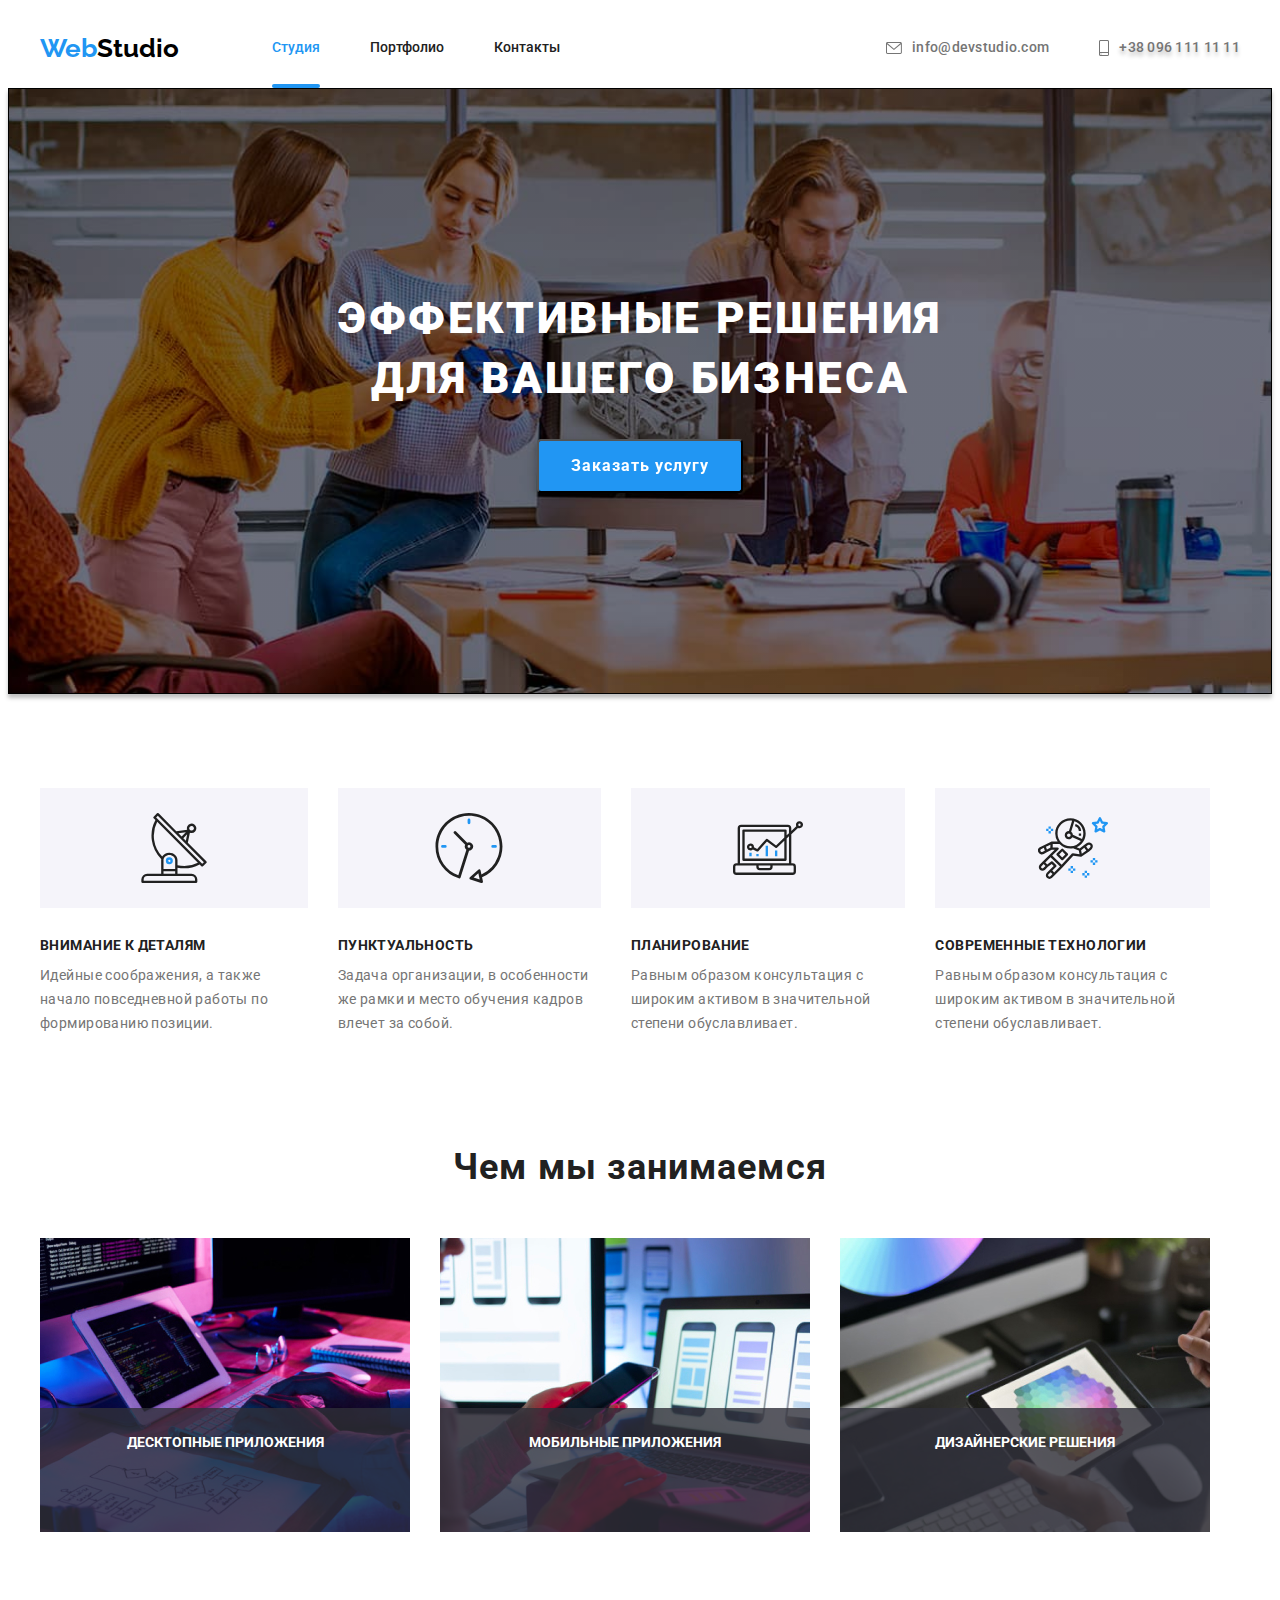
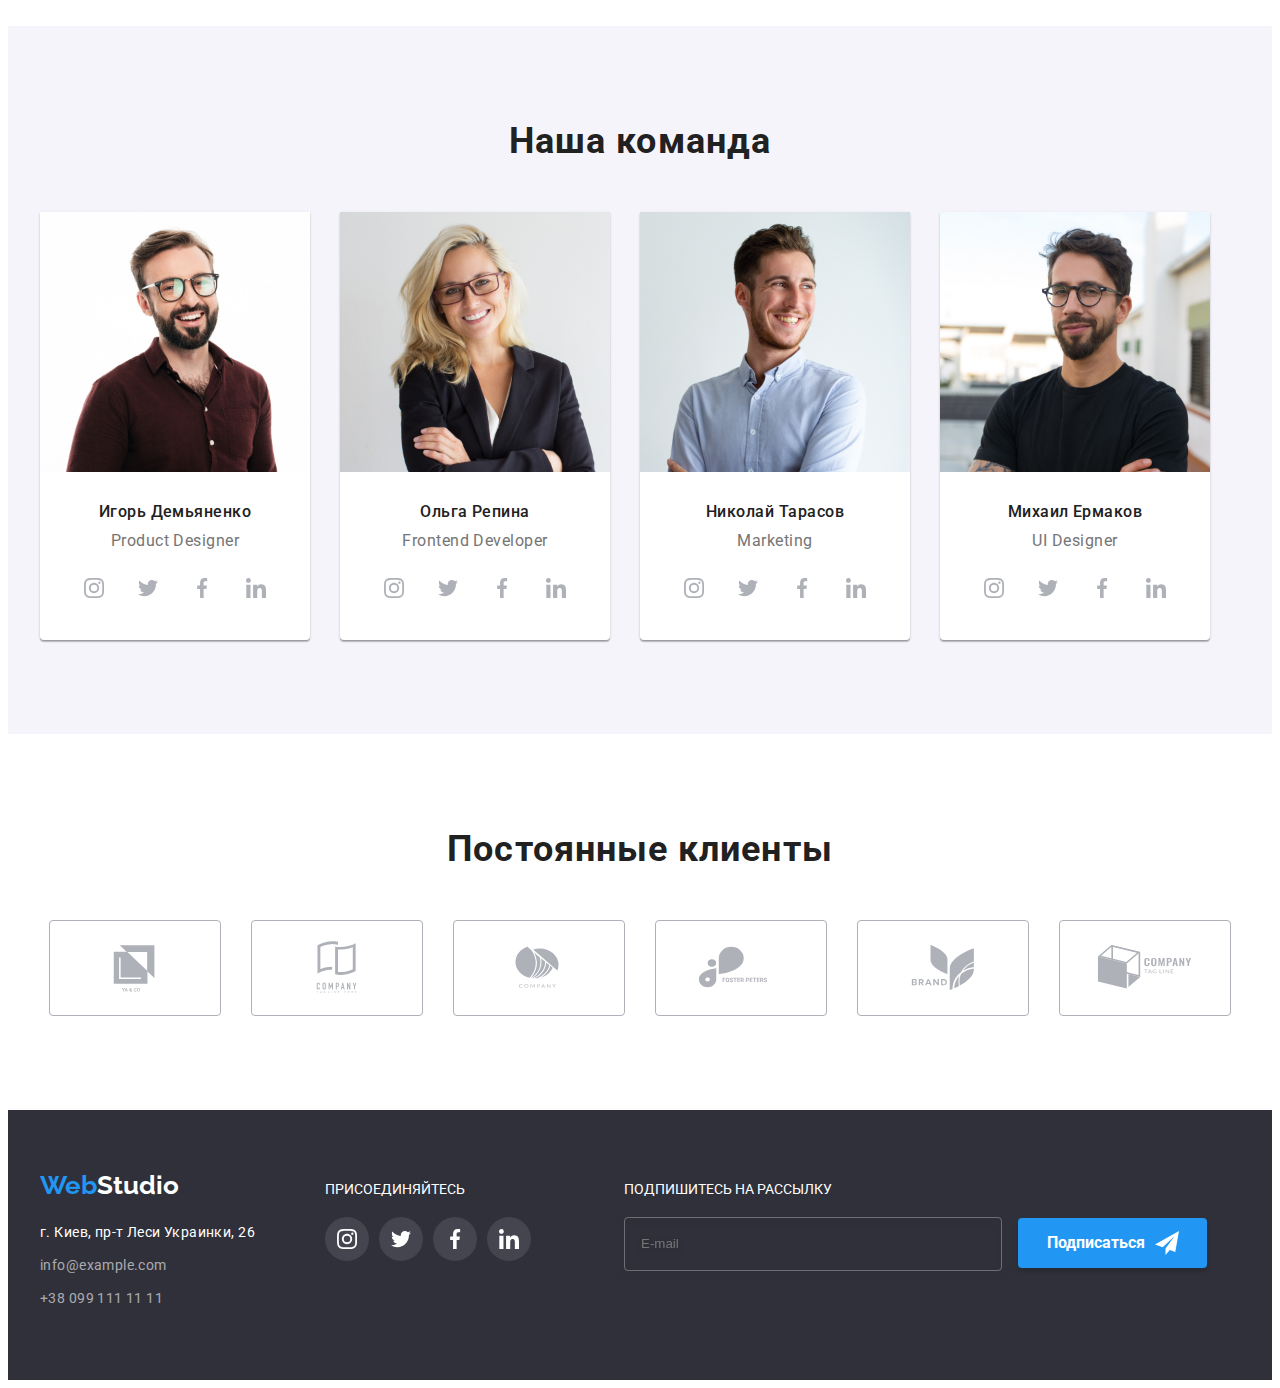
<file: index.html>
<!DOCTYPE html>
<html lang="ru">

<head>
    <meta charset="UTF-8">
    <meta http-equiv="X-UA-Compatible" content="IE=edge">
    <meta name="viewport" content="width=device-width, initial-scale=1.0">
    <title>Document</title>
    <link rel="preconnect" href="https://fonts.googleapis.com">
    <link rel="preconnect" href="https://fonts.gstatic.com" crossorigin>
    <link
        href="https://fonts.googleapis.com/css2?family=Raleway:wght@700&family=Roboto:wght@400;500;700;900&display=swap"
        rel="stylesheet">
    <!-- Style normalize -->
    <link rel="stylesheet" href="https://cdnjs.cloudflare.com/ajax/libs/modern-normalize/1.1.0/modern-normalize.min.css"
        integrity="sha512-wpPYUAdjBVSE4KJnH1VR1HeZfpl1ub8YT/NKx4PuQ5NmX2tKuGu6U/JRp5y+Y8XG2tV+wKQpNHVUX03MfMFn9Q=="
        crossorigin="anonymous" referrerpolicy="no-referrer" />
    <!-- connect whith stylesheet -->
    <link rel="stylesheet" href="./css/styles.css" />
</head>

<body>
    <header class="header">
        <div class="container header-container">
            <a class="logo" href="index.html">Web<span class="span-studio">Studio</span></a>
            <nav>
                <ul class="header-list">
                    <li class="header-list-item list"><a class="header-link link carrent" href="./index.html">Студия</a>
                    </li>
                    <li class="header-list-item list"><a class="header-link link" href="./portfolio.html">Портфолио</a>
                    </li>
                    <li class="header-list-item list"><a class="header-link link" href="">Контакты</a></li>
                </ul>
            </nav>
            <ul class="header-group">
                <li class="list"><a class="header-mail list link mail-phone-link" href="mailto:info@devstudio.com"><svg
                            class="svg-mail-phone" width="16" height="12">
                            <use href="./images/symbol-defs.svg#icon-envelope1"></use>
                        </svg>info@devstudio.com</a></li>
                <li class="list"><a class="header-contact list link mail-phone-link" href="tel:+380961111111"><svg
                            class="svg-mail-phone" width="10" height="16">
                            <use href="./images/symbol-defs.svg#icon-smartphone"></use>
                        </svg>+38 096 111 11 11</a></li>
            </ul>
        </div>
    </header>

    <!-- Эффективные решения для вашего бизнеса -->
    <main>
        <section class="hero">
            <div class="container solutions-div">
                <h1 class="title">Эффективные решения<br> для вашего бизнеса</h1>
                <button class="btn" type="button" data-modal-open>Заказать услугу</button>
                <div class="backdrop is-hidden" data-modal>
                    <div class="modal">
                        <p class="modal-paragraf">Оставьте свои данные, мы вам перезвоним
                        <div>
                            <form class="form-modal">
                                <label class="label-input" for="name">
                                    <span>Имя</span>
                                    <input class="modal-input" type="text" name="user-name" id="name">
                                    <svg class="modal-icon-person" width="18" height="18">
                                        <use href="./images/icons.svg#icon-person"></use>
                                    </svg></label>
                                
                                    <label class="label-input" for="phone"><span>Телефон</span>
                                        <input class="modal-input" type="number" name="number" id="phone">
                                        <svg class="modal-icon-phone" width="18" height="18">
                                            <use href="./images/icons.svg#icon-phone" ></use>
                                        </svg></label>
                                
                                    <label class="label-input" for="mail"><span>Почта</span>
                                        <input class="modal-input" type="email" name="email" id="mail">
                                        <svg class="modal-icon-email" width="18" height="18">
                                            <use href="./images/icons.svg#icon-email" ></use>
                                        </svg></label>
                               
                                    <label class="label-input" for="comment"><span>Комментарий</span>
                                        <textarea class="comment" name="coment" id="comment" cols="30" rows="10" placeholder="Введите текст"></textarea></label>
                                
                                <label class="label-checkbox">
                                  
                                    <input class="visually-hidden input-check" type="checkbox">
                                    <span class="modal-svg"><svg class="modal-vector" width="16" height="15">
                                        <use href="./images/icons.svg#icon-vector"></use>
                                    </svg></span>
                                    <span class="modal-text">Соглашаюсь с рассылкой и принимаю</span><a href="https://goit.ua/agreement/" target="blank" rel="noopener noreferrer" class="treaty">Условия договора</a>
                                </label>
                                <button class="btn-send-modal" type="submit">Отправить</button>
                            </form>
                        </div>
                        
                        <button class="modal-btn" data-modal-close type="button"><svg  width="18" height="18">
                                <use href="./images/symbol-defs.svg#icon-close"></use>
                            </svg></button>
                    </div>
                </div>
            </div>
        </section>

        <!-- Деятельность WebStudio-->
        <section class="section-features">
            <div class="container features-block">
                <h2 hidden>Особенности</h2>
                <ul class="universal-list">

                    <li class="list list-card">
                        <div class="img-features">
                            <svg width="70" height="70">
                                <use href="./images/symbol-defs.svg#icon-antenna"></use>
                            </svg>
                        </div>

                        <h3 class="article-title">Внимание к деталям</h3>
                        <p class="featrers-text">Идейные соображения, а также начало повседневной работы по формированию
                            позиции.</p>
                    </li>

                    <li class="list list-card">
                        <div class="img-features">
                            <svg width="70" height="70">
                                <use href="./images/symbol-defs.svg#icon-clock"></use>
                            </svg>
                        </div>
                        <h3 class="article-title">Пунктуальность</h3>
                        <p class="featrers-text">Задача организации, в особенности же рамки и место обучения кадров
                            влечет за собой.</p>
                    </li>

                    <li class="list list-card">
                        <div class="img-features">
                            <svg width="70" height="70">
                                <use href="./images/symbol-defs.svg#icon-diagram"></use>
                            </svg>
                        </div>
                        <h3 class="article-title">Планирование</h3>
                        <p class="featrers-text">Равным образом консультация с широким активом в значительной степени
                            обуславливает.</p>
                    </li>

                    <li class="list list-card">
                        <div class="img-features">
                            <svg width="70" height="70">
                                <use href="./images/symbol-defs.svg#icon-astronaut"></use>
                            </svg>
                        </div>
                        <h3 class="article-title">Современные технологии</h3>
                        <p class="featrers-text">Равным образом консультация с широким активом в значительной степени
                            обуславливает.</p>
                    </li>

                </ul>
            </div>
        </section>

        <!-- img-box -->
        <section class="section-activities">
            <div class="container">
                <h2 class="under-title">Чем мы занимаемся</h2>
                <ul class="universal-list">
                    <li class="list img-list">
                        <div class="img-wrapper"><img src="./images/work/img-1.jpg" alt="Изображение 1" width="370"
                                height="294">
                            <p class="desc">ДЕСКТОПНЫЕ ПРИЛОЖЕНИЯ</p>
                        </div>
                    </li>
                    <li class="list img-list">
                        <div class="img-wrapper"><img class="img-text" src="./images/work/img-2.jpg" alt="Изображение 2"
                                width="370" height="294">
                            <p class="desc">МОБИЛЬНЫЕ ПРИЛОЖЕНИЯ</p>
                        </div>
                    </li>
                    <li class="list img-list">
                        <div class="img-wrapper"><img class="img-wrapper" src="./images/work/img-3.jpg"
                                alt="Изображение 3" width="370" height="294">
                            <p class="desc">ДИЗАЙНЕРСКИЕ РЕШЕНИЯ</p>
                        </div>
                    </li>
                </ul>
            </div>
        </section>

        <!-- Команда  WebStudio-->
        <section class="section-team">
            <div class="container">
                <h2 class="under-title">Наша команда</h2>

                <ul class="header-list cards-team">
                    <li class="list team-list">
                        <img src="./images/team/img-1.jpg" alt="Игорь Демьяненко" width="270" height="260">
                        <div class="job-team">
                            <h3 class="under-title-list">Игорь Демьяненко</h3>
                            <p class="job-title" lang="en">Product Designer</p>
                            <ul class="team-social">
                                <li class="list social-team-list"><a class="link social-team-link" href=""
                                        target="_blank" rel="noopener noreferrer" aria-label="instagram">
                                        <svg width="20" height="20">
                                            <use href="./images/symbol-defs.svg#icon-instagram"></use>
                                        </svg>
                                    </a></li>
                                <li class="list social-team-list">
                                    <a class="link social-team-link" href="" target="_blank" rel="noopener noreferrer"
                                        aria-label="twitter">
                                        <svg width="20" height="20">
                                            <use href="./images/symbol-defs.svg#icon-twitter"></use>
                                        </svg>
                                    </a>
                                </li>
                                <li class="list social-team-list">
                                    <a class="link social-team-link" href="" target="_blank" rel="noopener noreferrer"
                                        aria-label="facebook">
                                        <svg width="20" height="20">
                                            <use href="./images/symbol-defs.svg#icon-facebook"></use>
                                        </svg>
                                    </a>
                                </li>
                                <li class="list social-team-list">
                                    <a class="link social-team-link" href="" target="_blank" rel="noopener noreferrer"
                                        aria-label="linkedin">
                                        <svg width="20" height="20">
                                            <use href="./images/symbol-defs.svg#icon-linkedin"></use>
                                        </svg>
                                    </a>
                                </li>
                            </ul>
                        </div>
                    </li>

                    <li class="list team-list">
                        <img src="./images/team/img-2.jpg" alt="Ольга Репина" width="270" height="260">
                        <div class="job-team">
                            <h3 class="under-title-list">Ольга Репина</h3>
                            <p class="job-title" lang="en">Frontend Developer</p>
                            <ul class="team-social">
                                <li class="list social-team-list"><a class="link social-team-link" href=""
                                        target="_blank" rel="noopener noreferrer" aria-label="instagram">
                                        <svg width="20" height="20">
                                            <use href="./images/symbol-defs.svg#icon-instagram"></use>
                                        </svg>
                                    </a></li>
                                <li class="list social-team-list">
                                    <a class="link social-team-link" href="" target="_blank" rel="noopener noreferrer"
                                        aria-label="twitter">
                                        <svg width="20" height="20">
                                            <use href="./images/symbol-defs.svg#icon-twitter"></use>
                                        </svg>
                                    </a>
                                </li>
                                <li class="list social-team-list">
                                    <a class="link social-team-link" href="" target="_blank" rel="noopener noreferrer"
                                        aria-label="facebook">
                                        <svg width="20" height="20">
                                            <use href="./images/symbol-defs.svg#icon-facebook"></use>
                                        </svg>
                                    </a>
                                </li>
                                <li class="list social-team-list">
                                    <a class="link social-team-link" href="" target="_blank" rel="noopener noreferrer"
                                        aria-label="linkedin">
                                        <svg width="20" height="20">
                                            <use href="./images/symbol-defs.svg#icon-linkedin"></use>
                                        </svg>
                                    </a>
                                </li>
                            </ul>
                        </div>

                    </li>

                    <li class="list team-list">
                        <img src="./images/team/img-3.jpg" alt="Николай Тарасов" width="270" height="260">
                        <div class="job-team">
                            <h3 class="under-title-list">Николай Тарасов</h3>
                            <p class="job-title" lang="en">Marketing</p>
                            <ul class="team-social">
                                <li class="list social-team-list"><a class="link social-team-link" href=""
                                        target="_blank" rel="noopener noreferrer" aria-label="instagram">
                                        <svg width="20" height="20">
                                            <use href="./images/symbol-defs.svg#icon-instagram"></use>
                                        </svg>
                                    </a></li>
                                <li class="list social-team-list">
                                    <a class="link social-team-link" href="" target="_blank" rel="noopener noreferrer"
                                        aria-label="twitter">
                                        <svg width="20" height="20">
                                            <use href="./images/symbol-defs.svg#icon-twitter"></use>
                                        </svg>
                                    </a>
                                </li>
                                <li class="list social-team-list">
                                    <a class="link social-team-link" href="" target="_blank" rel="noopener noreferrer"
                                        aria-label="facebook">
                                        <svg width="20" height="20">
                                            <use href="./images/symbol-defs.svg#icon-facebook"></use>
                                        </svg>
                                    </a>
                                </li>
                                <li class="list social-team-list">
                                    <a class="link social-team-link" href="" target="_blank" rel="noopener noreferrer"
                                        aria-label="linkedin">
                                        <svg width="20" height="20">
                                            <use href="./images/symbol-defs.svg#icon-linkedin"></use>
                                        </svg>
                                    </a>
                                </li>
                            </ul>
                        </div>
                    </li>

                    <li class="list team-list">
                        <img src="./images/team/img-4.jpg" alt="Михаил Ермаков" width="270" height="260">
                        <div class="job-team">
                            <h3 class="under-title-list">Михаил Ермаков</h3>
                            <p class="job-title" lang="en">UI Designer</p>
                            <ul class="team-social">
                                <li class="list social-team-list"><a class="link social-team-link" href=""
                                        target="_blank" rel="noopener noreferrer" aria-label="instagram">
                                        <svg width="20" height="20">
                                            <use href="./images/symbol-defs.svg#icon-instagram"></use>
                                        </svg>
                                    </a></li>
                                <li class="list social-team-list">
                                    <a class="link social-team-link" href="" target="_blank" rel="noopener noreferrer"
                                        aria-label="twitter">
                                        <svg width="20" height="20">
                                            <use href="./images/symbol-defs.svg#icon-twitter"></use>
                                        </svg>
                                    </a>
                                </li>
                                <li class="list social-team-list">
                                    <a class="link social-team-link" href="" target="_blank" rel="noopener noreferrer"
                                        aria-label="facebook">
                                        <svg width="20" height="20">
                                            <use href="./images/symbol-defs.svg#icon-facebook"></use>
                                        </svg>
                                    </a>
                                </li>
                                <li class="list social-team-list">
                                    <a class="link social-team-link" href="" target="_blank" rel="noopener noreferrer"
                                        aria-label="linkedin">
                                        <svg width="20" height="20">
                                            <use href="./images/symbol-defs.svg#icon-linkedin"></use>
                                        </svg>
                                    </a>
                                </li>
                            </ul>
                        </div>

                    </li>
                </ul>
            </div>
        </section>

        <!-- Постоянные клиенты -->
        <section class="section">
            <div class="container">
                <h2 class="under-title">Постоянные клиенты</h2>
                <ul class="clients-list">
                    <li class="list clients-icon"><a class="link link-icon" href="" target="_blank"
                            rel="noopener noreferrer" aria-label="icon-Logo-1">
                            <svg width="106" height="60">
                                <use href="./images/symbol-defs.svg#icon-Logo-1"></use>
                            </svg>
                        </a></li>
                    <li class="list clients-icon"><a class="link link-icon" href="" target="_blank"
                            rel="noopener noreferrer" aria-label="icon-Logo-2">
                            <svg width="106" height="60">
                                <use href="./images/symbol-defs.svg#icon-Logo-2"></use>
                            </svg>
                        </a></li>
                    <li class="list clients-icon"><a class="link link-icon" href="" target="_blank"
                            rel="noopener noreferrer" aria-label="icon-Logo-3">
                            <svg width="106" height="60">
                                <use href="./images/symbol-defs.svg#icon-Logo-3"></use>
                            </svg>
                        </a></li>
                    <li class="list clients-icon"><a class="link link-icon" href="" target="_blank"
                            rel="noopener noreferrer" aria-label="icon-Logo-4">
                            <svg width="106" height="60">
                                <use href="./images/symbol-defs.svg#icon-Logo-4"></use>
                            </svg>
                        </a></li>
                    <li class="list clients-icon"><a class="link link-icon" href="" target="_blank"
                            rel="noopener noreferrer" aria-label="icon-Logo-5">
                            <svg width="106" height="60">
                                <use href="./images/symbol-defs.svg#icon-Logo-5"></use>
                            </svg>
                        </a></li>
                    <li class="list clients-icon"><a class="link link-icon" href="" target="_blank"
                            rel="noopener noreferrer" aria-label="icon-Logo-6">
                            <svg width="106" height="60">
                                <use href="./images/symbol-defs.svg#icon-Logo-6"></use>
                            </svg>
                        </a></li>
                </ul>
            </div>

        </section>
    </main>

    <!-- Подвал сайта -->
    <footer class="footer">
        <div class="container footer-section">
            <div class="footer-content">
                <a class="logo logo-footer" href="index.html">Web<span class="span-studio logo-span">Studio</span></a>
                <address>
                    <ul class="footer-list">
                        <li class="list address-list"><a class="link address"
                                href="https://goo.gl/maps/Ta4kuVLoX1wkfBHNA" target="_blank"
                                rel="noopener norreferer ">г. Киев,
                                пр-т Леси Украинки, 26</a></li>
                        <li class="list address-list"><a class="link footer-mail"
                                href="mailto:info@example.com">info@example.com</a></li>
                        <li class="list address-list"><a class="link footer-tel" href="tel:+380991111111">+38 099 111 11
                                11</a></li>
                    </ul>
                </address>
            </div>
            <div class="footer-social">
                <p class="join">ПРИСОЕДИНЯЙТЕСЬ</p>
                <ul class="footer-list-link">
                    <li class="list social-list"><a class="link link-footer" href="" target="_blank"
                            rel="noopener noreferrer" aria-label="instagram">
                            <svg width="20" height="20">
                                <use href="./images/symbol-defs.svg#icon-instagram"></use>
                            </svg>
                        </a></li>
                    <li class="list social-list">
                        <a class="link link-footer" href="" target="_blank" rel="noopener noreferrer"
                            aria-label="twitter">
                            <svg width="20" height="20">
                                <use href="./images/symbol-defs.svg#icon-twitter"></use>
                            </svg>
                        </a>
                    </li>
                    <li class="list social-list">
                        <a class="link link-footer" href="" target="_blank" rel="noopener noreferrer"
                            aria-label="facebook">
                            <svg width="20" height="20">
                                <use href="./images/symbol-defs.svg#icon-facebook"></use>
                            </svg>
                        </a>
                    </li>
                    <li class="list social-list">
                        <a class="link link-footer" href="" target="_blank" rel="noopener noreferrer"
                            aria-label="linkedin">
                            <svg width="20" height="20">
                                <use href="./images/symbol-defs.svg#icon-linkedin"></use>
                            </svg>
                        </a>
                    </li>
                </ul>
            </div>
            <div class="footer-social-send">
                <p class="join">ПОДПИШИТЕСЬ НА РАССЫЛКУ</p>
                <form class="form-footer">
                    <label>
                        <input class="input-footer" type="email" name="email" placeholder="E-mail">
                    </label>
                    <button class="btn-send" type="submit">Подписаться<svg class="svg-send" width="24" height="24">
                            <use href="./images/symbol-defs.svg#icon-send"></use>
                        </svg></button>
                </form>
            </div>
        </div>


    </footer>
    <script src="./js/modal.js"></script>
</body>

</html>
</file>
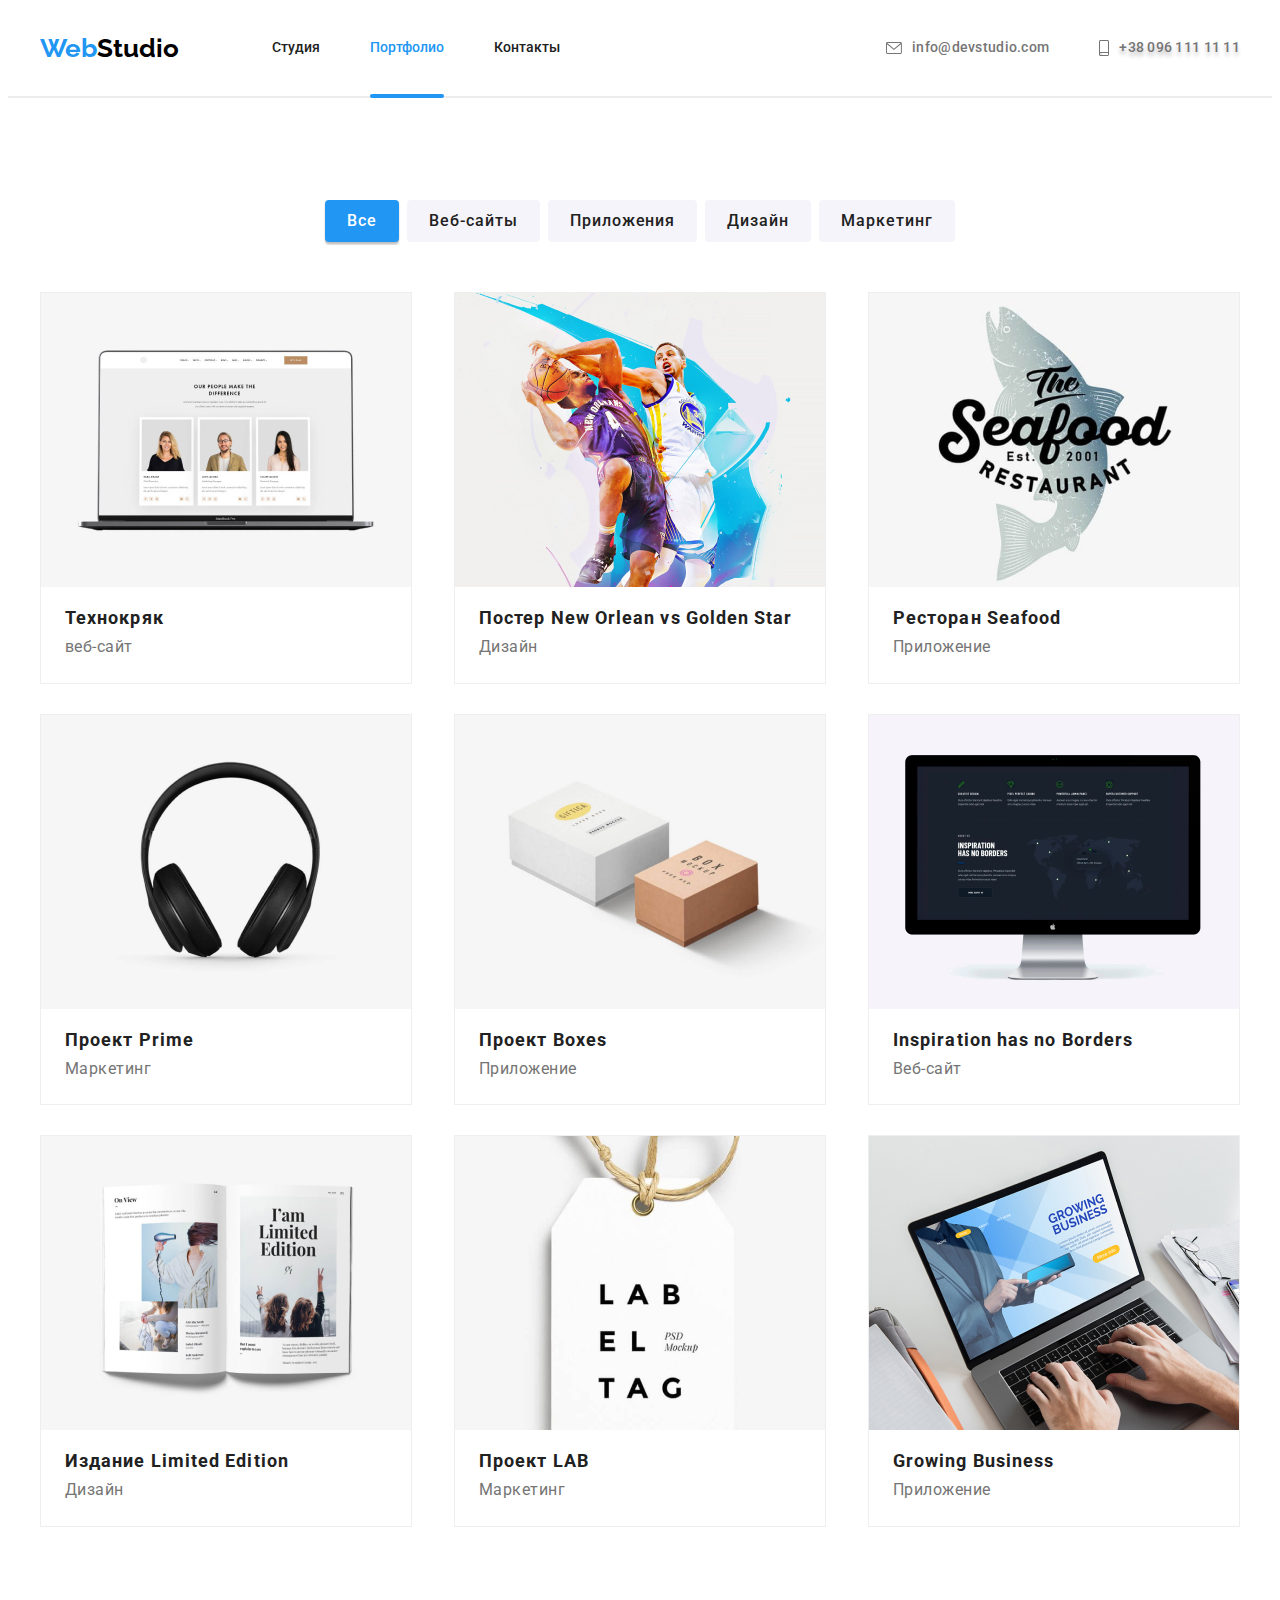
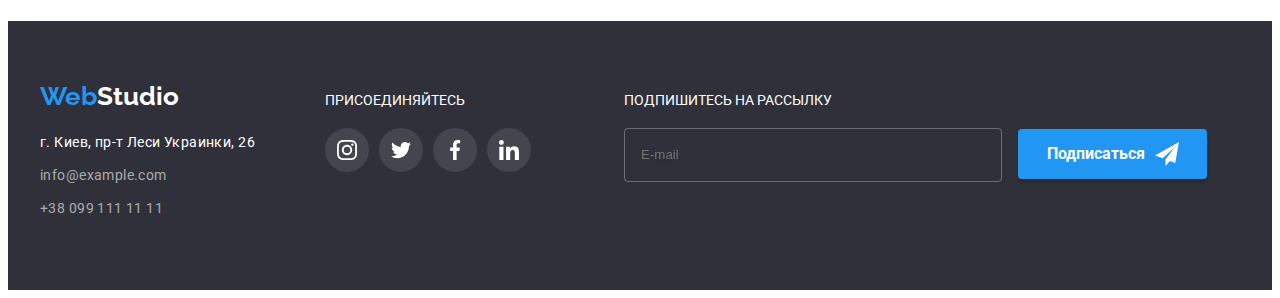
<file: portfolio.html>
<!DOCTYPE html>
<html lang="ru">

<head>
    <meta charset="UTF-8">
    <meta http-equiv="X-UA-Compatible" content="IE=edge">
    <meta name="viewport" content="width=device-width, initial-scale=1.0">
    <title>Document</title>
    <link rel="preconnect" href="https://fonts.googleapis.com">
    <link rel="preconnect" href="https://fonts.gstatic.com" crossorigin>
    <link
        href="https://fonts.googleapis.com/css2?family=Raleway:wght@700&family=Roboto:wght@400;500;700;900&display=swap"
        rel="stylesheet">
    <!-- Style normalize -->
    <link rel="stylesheet" href="https://cdnjs.cloudflare.com/ajax/libs/modern-normalize/1.1.0/modern-normalize.min.css"
        integrity="sha512-wpPYUAdjBVSE4KJnH1VR1HeZfpl1ub8YT/NKx4PuQ5NmX2tKuGu6U/JRp5y+Y8XG2tV+wKQpNHVUX03MfMFn9Q=="
        crossorigin="anonymous" referrerpolicy="no-referrer" />
    <!-- connect whith stylesheet -->
    <link rel="stylesheet" href="./css/styles.css" />
</head>

<body>
    <header>
        <div class="container header-container box-line">
            <a class="logo" href="index.html">Web<span class="span-studio">Studio</span></a>
            <nav>
                <ul class="header-list">
                    <li class="header-list-item list"><a class="header-link link" href="./index.html">Студия</a></li>
                    <li class="header-list-item list"><a class="header-link link carrent-portfolio"
                            href="./portfolio.html">Портфолио</a></li>
                    <li class="header-list-item list"><a class="header-link link" href="">Контакты</a></li>
                </ul>
            </nav>
            <ul class="header-group">
                <li class="list"><a class="header-mail list link mail-phone-link" href="mailto:info@devstudio.com"><svg
                            class="svg-mail-phone" width="16" height="12">
                            <use href="./images/symbol-defs.svg#icon-envelope1"></use>
                        </svg>info@devstudio.com</a></li>
                <li class="list"><a class="header-contact list link mail-phone-link" href="tel:+380961111111"><svg
                            class="svg-mail-phone" width="10" height="16">
                            <use href="./images/symbol-defs.svg#icon-smartphone"></use>
                        </svg>+38 096 111 11 11</a></li>
            </ul>
        </div>
        <hr>
    </header>

    <!-- main section -->
    <main>
        <!-- навигация сайта -->
        <section class="btn-section">
            <div class="container btn-box">
                <h1 hidden>Проекты</h1>
                <ul class="list-btn">
                    <li class="list btn-ptl"><button class="portfolio-btn carrent-btn-all" type="button">Все</button>
                    </li>
                    <li class="list btn-ptl"><button class="portfolio-btn" type="button">Веб-сайты</button></li>
                    <li class="list btn-ptl"><button class="portfolio-btn" type="button">Приложения</button></li>
                    <li class="list btn-ptl"><button class="portfolio-btn" type="button">Дизайн</button></li>
                    <li class="list btn-ptl"><button class="portfolio-btn" type="button">Маркетинг</button></li>
                </ul>
            </div>

            <!-- img-navigation -->
            <div class="container img-box">
                <ul class="img-box-list">
                    <li class="list card-img">
                        <div class="portfolio-overlay"><img class="img-ptl-ovelay" src="./images/portfolio/img-1.jpg"
                                alt="Технокряк" width="370" height="294">
                            <p class="portfolio-desc">Ресурс предлагает комплексные предложения с разным уровнем
                                функционала и сервисов. Все это позволит посетителю получить
                                исчерпывающие сведения о компании или частном лице.</p>
                        </div>
                        <div class="box-title">
                            <h2 class="portfolio-title">Технокряк</h2>
                            <p class="portfolio-text">веб-сайт</p>
                            <div class="portfolio-overlay">
                            </div>
                        </div>
                    </li>

                    <li class="list card-img">
                        <div class="portfolio-overlay"><img src="./images/portfolio/img-2.jpg"
                                alt="Постер New Orlean vs Golden Star" width="370" height="294">
                            <p class="portfolio-desc">Ресурс предлагает комплексные предложения с разным уровнем
                                функционала и сервисов. Все это позволит посетителю получить
                                исчерпывающие сведения о компании или частном лице.</p>
                        </div>
                        <div class="box-title">
                            <h2 class="portfolio-title">Постер New Orlean vs Golden Star</h2>
                            <p class="portfolio-text">Дизайн</p>
                        </div>
                    </li>

                    <li class="list card-img">
                        <div class="portfolio-overlay"><img src="./images/portfolio/img-3.jpg" alt="Ресторан Seafood"
                                width="370" height="294">
                            <p class="portfolio-desc">Ресурс предлагает комплексные предложения с разным уровнем
                                функционала и сервисов. Все это позволит посетителю получить
                                исчерпывающие сведения о компании или частном лице.</p>
                        </div>
                        <div class="box-title">
                            <h2 class="portfolio-title">Ресторан Seafood</h2>
                            <p class="portfolio-text">Приложение</p>
                        </div>
                    </li>

                    <li class="list card-img">
                        <div class="portfolio-overlay"><img src="./images/portfolio/img-4.jpg" alt="Проект Prime"
                                width="370" height="294">
                            <p class="portfolio-desc">Ресурс предлагает комплексные предложения с разным уровнем
                                функционала и сервисов. Все это позволит посетителю получить
                                исчерпывающие сведения о компании или частном лице.</p>
                        </div>
                        <div class="box-title">
                            <h2 class="portfolio-title">Проект Prime</h2>
                            <p class="portfolio-text">Маркетинг</p>
                        </div>
                    </li>

                    <li class="list card-img">
                        <div class="portfolio-overlay"><img src="./images/portfolio/img-5.jpg" alt="Проект Boxes"
                                width="370" height="294">
                            <p class="portfolio-desc">Ресурс предлагает комплексные предложения с разным уровнем
                                функционала и сервисов. Все это позволит посетителю получить
                                исчерпывающие сведения о компании или частном лице.</p>
                        </div>
                        <div class="box-title">
                            <h2 class="portfolio-title">Проект Boxes</h2>
                            <p class="portfolio-text">Приложение</p>
                        </div>
                    </li>

                    <li class="list card-img">
                        <div class="portfolio-overlay"><img src="./images/portfolio/img-6.jpg"
                                alt="Inspiration has no Borders" width="370" height="294">
                            <p class="portfolio-desc">Ресурс предлагает комплексные предложения с разным уровнем
                                функционала и сервисов. Все это позволит посетителю получить
                                исчерпывающие сведения о компании или частном лице.</p>
                        </div>
                        <div class="box-title">
                            <h2 class="portfolio-title">Inspiration has no Borders</h2>
                            <p class="portfolio-text">Веб-сайт</p>
                        </div>
                    </li>

                    <li class="list card-img">
                        <div class="portfolio-overlay"><img src="./images/portfolio/img-7.jpg"
                                alt="Издание Limited Edition" width="370" height="294">
                            <p class="portfolio-desc">Ресурс предлагает комплексные предложения с разным уровнем
                                функционала и сервисов. Все это позволит посетителю получить
                                исчерпывающие сведения о компании или частном лице.</p>
                        </div>
                        <div class="box-title">
                            <h2 class="portfolio-title">Издание Limited Edition</h2>
                            <p class="portfolio-text">Дизайн</p>
                        </div>
                    </li>

                    <li class="list card-img">
                        <div class="portfolio-overlay"><img src="./images/portfolio/img-8.jpg" alt="Проект LAB"
                                width="370" height="294">
                            <p class="portfolio-desc">Ресурс предлагает комплексные предложения с разным уровнем
                                функционала и сервисов. Все это позволит посетителю получить
                                исчерпывающие сведения о компании или частном лице.</p>
                        </div>
                        <div class="box-title">
                            <h2 class="portfolio-title">Проект LAB</h2>
                            <p class="portfolio-text">Маркетинг</p>
                        </div>
                    </li>

                    <li class="list card-img">
                        <div class="portfolio-overlay"><img src="./images/portfolio/img-9.jpg" alt="Growing Business"
                                width="370" height="294">
                            <p class="portfolio-desc">Ресурс предлагает комплексные предложения с разным уровнем
                                функционала и сервисов. Все это позволит посетителю получить
                                исчерпывающие сведения о компании или частном лице.</p>
                        </div>
                        <div class="box-title">
                            <h2 class="portfolio-title">Growing Business</h2>
                            <p class="portfolio-text">Приложение</p>
                        </div>
                    </li>
                </ul>
            </div>
        </section>

    </main>

    <!-- Подвал сайта -->
    <footer class="footer">
        <div class="container footer-section">
            <div class="footer-content">
                <a class="logo logo-footer" href="index.html">Web<span class="span-studio logo-span">Studio</span></a>
                <address>
                    <ul class="footer-list">
                        <li class="list address-list"><a class="link address"
                                href="https://goo.gl/maps/Ta4kuVLoX1wkfBHNA" target="_blank"
                                rel="noopener norreferer ">г. Киев,
                                пр-т Леси Украинки, 26</a></li>
                        <li class="list address-list"><a class="link footer-mail"
                                href="mailto:info@example.com">info@example.com</a></li>
                        <li class="list address-list"><a class="link footer-tel" href="tel:+380991111111">+38 099 111 11
                                11</a></li>
                    </ul>
                </address>
            </div>
            <div class="footer-social">
                <p class="join">ПРИСОЕДИНЯЙТЕСЬ</p>
                <ul class="footer-list-link">
                    <li class="list social-list"><a class="link link-footer" href="" target="_blank"
                            rel="noopener noreferrer" aria-label="instagram">
                            <svg width="20" height="20">
                                <use href="./images/symbol-defs.svg#icon-instagram"></use>
                            </svg>
                        </a></li>
                    <li class="list social-list">
                        <a class="link link-footer" href="" target="_blank" rel="noopener noreferrer"
                            aria-label="twitter">
                            <svg width="20" height="20">
                                <use href="./images/symbol-defs.svg#icon-twitter"></use>
                            </svg>
                        </a>
                    </li>
                    <li class="list social-list">
                        <a class="link link-footer" href="" target="_blank" rel="noopener noreferrer"
                            aria-label="facebook">
                            <svg width="20" height="20">
                                <use href="./images/symbol-defs.svg#icon-facebook"></use>
                            </svg>
                        </a>
                    </li>
                    <li class="list social-list">
                        <a class="link link-footer" href="" target="_blank" rel="noopener noreferrer"
                            aria-label="linkedin">
                            <svg width="20" height="20">
                                <use href="./images/symbol-defs.svg#icon-linkedin"></use>
                            </svg>
                        </a>
                    </li>
                </ul>
            </div>
            <div class="footer-social-send">
                <p class="join">ПОДПИШИТЕСЬ НА РАССЫЛКУ</p>
                <form>
                    <label>
                        <input class="input-footer" type="email" name="email" placeholder="E-mail">
                    </label>
                    <button class="btn-send" type="submit">Подписаться<svg class="svg-send" width="24" height="24">
                            <use href="./images/symbol-defs.svg#icon-send"></use>
                        </svg></button>
                </form>
            </div>
        </div>
    </footer>
</body>

</html>
</file>
<file: css/styles.css>
:root {
  /* fonts */
  --main-font: "Roboto";
  --secondary-font: "Raleway";
  /* text-color */
  --accent-color: #2196f3;
  --main-txt-dark: #ffffff;
  --main-txt-light: #212121;
  --p-color: #757575;
  --fill-color: #afb1b8;
  --duration-time: 250ms;
  --time-allocation: cubic-bezier(0.4, 0, 0.2, 1);
}

/* Header section */
body {
  font-family: var(--main-font), "sans-serif";
}

/* reset */

h1,
h2,
h3,
p {
  margin: 0;
}

ul {
  padding: 0px;
  margin: 0px;
}

img {
  display: block;
  max-width: 100%;
  height: auto;
}

a {
  text-decoration: none;
}

.list {
  list-style: none;
}

/* Container */
.container {
  width: 1200px;
  padding-left: 15px;
  padding-right: 15px;
  margin-left: auto;
  margin-right: auto;
}

.logo {
  font-style: normal;
  font-family: var(--secondary-font), "sans-serif";
  font-weight: 700;
  font-size: 26px;
  line-height: 1.19;
  color: var(--accent-color);
}

.span-studio {
  color: #000000;
}

.header-list {
  display: flex;
  margin-left: 93px;
}

.header-list-item:not(:last-child) {
  margin-right: 50px;
}

.header-container {
  display: flex;
  align-items: center;
}

.header-group {
  margin-left: auto;
  display: flex;
}

.header-link {
  display: block;
  padding-top: 32px;
  padding-bottom: 32px;

  font-weight: 500;
  text-align: center;
  font-size: 14px;
  line-height: 1.14;
  color: var(--main-txt-light);

  transition-property: color;
  transition-duration: var(--duration-time);
  transition-timing-function: var(--time-allocation);
}

.header-link:hover,
.header-link:focus {
  color: var(--accent-color);
}

/* Carrent page */
.carrent {
  color: var(--accent-color);
  position: relative;
}
.carrent::after {
  position: absolute;
  bottom: 0;
  left: 0;

  content: "";
  width: 100%;
  height: 4px;
  background-color: var(--accent-color);
  border-radius: 2px;
  display: inline-block;
}

.carrent-portfolio {
  color: var(--accent-color);
  position: relative;
}
.carrent-portfolio::after {
  position: absolute;
  bottom: 0;
  left: 0;
  transform: translateY(10px);

  content: "";
  width: 100%;
  height: 4px;
  background-color: var(--accent-color);
  border-radius: 2px;
  display: inline-block;
}

/* Contacts WebStudio */

.header-mail:hover,
.header-mail:focus {
  color: var(--accent-color);
}

.header-contact:hover,
.header-contact:focus {
  color: var(--accent-color);
}

.header-mail,
.header-contact,
.portfolio-contact {
  font-family: var(--main-font), "sans-serif";
  list-style: none;
  font-weight: 500;
  font-size: 14px;
  line-height: 1.14;
  letter-spacing: 0.02em;
  color: var(--p-color);
}

.header-contact,
.header-mail {
  padding-top: 32px;
  padding-bottom: 32px;

  transition-property: color;
  transition-duration: var(--duration-time);
  transition-timing-function: var(--time-allocation);
}

.header-contact {
  text-shadow: 0px 4px 4px rgba(0, 0, 0, 0.25);
  margin-left: 50px;
}

.mail-phone-link {
  fill: var(--p-color);
  display: flex;
  align-items: center;

  transition-property: fill;
  transition-duration: var(--duration-time);
  transition-timing-function: var(--time-allocation);
}
.mail-phone-link:hover,
.mail-phone-link:focus {
  fill: var(--accent-color);
}
.svg-mail-phone {
  margin-right: 10px;
}

/* Portfolio-contact */
.portfolio-contact {
  text-shadow: none;

  transition-property: color;
  transition-duration: var(--duration-time);
  transition-timing-function: var(--time-allocation);
}

.portfolio-contact:hover,
.portfolio-contact:focus {
  color: var(--accent-color);
}

/* Main content */
.hero {
  background-color: #2f303a;
  padding-top: 200px;
  padding-right: 0px;
  padding-bottom: 200px;
  padding-left: 0px;
  margin: auto;
  border: 1px solid #000000;
  max-width: 1600px;
  box-shadow: 0px 4px 4px rgba(0, 0, 0, 0.25);

  background-image: linear-gradient(
      0deg,
      rgba(0, 0, 0, 0.2),
      rgba(0, 0, 0, 0.2)
    ),
    url(../images/img.jpg);
  background-repeat: no-repeat;
  background-position: center;
  background-size: cover;
}

.solutions-div {
  display: flex;
  align-items: center;
  flex-direction: column;
}

.title {
  margin-bottom: 30px;

  font-weight: 900;
  font-size: 44px;
  line-height: 1.36;
  text-align: center;
  letter-spacing: 0.06em;
  text-transform: uppercase;
  color: var(--main-txt-dark);
}

/* Button */
.btn {
  padding-top: 10px;
  padding-right: 32px;
  padding-bottom: 10px;
  padding-left: 32px;

  font-family: inherit;
  font-weight: 700;
  font-size: 16px;
  line-height: 1.88;
  display: flex;
  letter-spacing: 0.06em;
  color: var(--main-txt-dark);
  background-color: var(--accent-color);
  cursor: pointer;
  filter: drop-shadow(0px 4px 4px rgba(0, 0, 0, 0.25));
  box-shadow: 0px 4px 4px rgba(0, 0, 0, 0.15);
  border-radius: 4px;

  transition: background-color var(--duration-time) var(--time-allocation),
    border-color var(--duration-time) var(--time-allocation);
}

.btn:hover,
.btn:focus {
  background-color: #188ce8;
}

/* Модальное окно */

.backdrop {
  position: fixed;
  width: 100%;
  height: 100%;
  top: 0;
  left: 0;
  z-index: 999;
  transition: translate 250ms cubic-bezier(0.4, 0, 0.2, 1),
    opacity 250ms cubic-bezier(0.4, 0, 0.2, 1);
  background-color: rgba(0, 0, 0, 0.2);
}

.backdrop.is-hidden {
  opacity: 0;
  pointer-events: none;
}

/* Модальное окно */

.modal {
  position: absolute;
  top: 50%;
  left: 50%;
  padding: 40px 39px 40px 41px;
  transform: translate(-50%, -50%);
  width: 528px;
  height: 581px;
  background: var(--main-txt-dark);
  box-shadow: 0px 1px 3px rgba(0, 0, 0, 0.12), 0px 1px 1px rgba(0, 0, 0, 0.14),
    0px 2px 1px rgba(0, 0, 0, 0.2);
  border-radius: 4px;
}

.modal-btn {
  position: absolute;
  top: 8px;
  right: 8px;
  width: 30px;
  height: 30px;
  display: flex;
  align-items: center;
  justify-content: center;
  background-color: var(--main-txt-dark);
  fill: var(--main-txt-light);

  border: 1px solid rgba(0, 0, 0, 0.1);
  border-radius: 50%;
  transition-property: fill;
  transition-duration: var(--duration-time);
  transition-timing-function: var(--time-allocation);
}

.modal-btn:hover,
.modal-btn:focus {
  fill: var(--accent-color);
}

.form-modal {
  display: flex;
  flex-direction: column;
  font-style: normal;
  font-weight: 400;
  font-size: 12px;
  line-height: calc(14 / 12);
  letter-spacing: 0.01em;
  color: var(--p-color);
}

.modal-paragraf {
  font-family: var(--main-font);
  font-weight: 700;
  font-size: 20px;
  line-height: calc(23 / 20);
  text-align: center;
  margin-bottom: 11px;
}

.label-input {
  position: relative;
  display: flex;
  flex-direction: column;
  gap: 4px;
  margin-bottom: 10px;
}
.label-input:nth-child(4) {
  margin-bottom: 20px;
}

.modal-input {
  width: 448px;
  height: 40px;
  border: 1px solid rgba(33, 33, 33, 0.2);
  border-radius: 4px;
  padding-left: 42px;
  padding-right: 5px;

  outline: transparent;

  transition-property: border-color;
  transition-duration: var(--duration-time);
  transition-timing-function: var(--time-allocation);
}

.modal-input:focus {
  border-color: var(--accent-color);
}
.modal-input:focus + .modal-icon-person {
  border-color: var(--accent-color);
  fill: var(--accent-color);
}

.modal-input:focus + .modal-icon-phone {
  border-color: var(--accent-color);
  fill: var(--accent-color);
}

.modal-input:focus + .modal-icon-email {
  border-color: var(--accent-color);
  fill: var(--accent-color);
}

.modal-icon-person {
  position: absolute;
  top: 29px;
  left: 15px;
}

.modal-icon-phone {
  position: absolute;
  top: 29px;
  left: 15px;
}

.modal-icon-email {
  position: absolute;
  top: 29px;
  left: 15px;
}

.comment {
  resize: none;
  border: 1px solid rgba(33, 33, 33, 0.2);
  border-radius: 4px;
  outline: transparent;
  padding: 12px 16px;
  height: 120px;

  transition-property: border-color;
  transition-duration: var(--duration-time);
  transition-timing-function: var(--time-allocation);
}

.comment:focus {
  border-color: var(--accent-color);
}

.label-checkbox {
  display: flex;
  justify-content: center;

  position: relative;

  margin-bottom: 30px;
  font-style: normal;
  font-weight: 400;
  font-size: 14px;
  line-height: calc(24 / 14);
  letter-spacing: 0.03em;
  color: var(--p-color);
}

.input-check:checked + .modal-svg {
  background-color: var(--accent-color);
}

.modal-vector {
  position: absolute;
  fill: var(--main-txt-dark);
}

.modal-svg {
  position: relative;
  top: 3px;
  right: 5px;

  display: inline-flex;
  align-items: center;
  justify-content: center;
  width: 16px;
  height: 15px;
  border: 0.2px solid var(--main-txt-dark);
  border-radius: 2px;
  border-color: var(--p-color);
}

.visually-hidden {
  position: absolute;
  width: 1px;
  height: 1px;
  margin: -1px;
  border: 0;
  padding: 0;

  white-space: nowrap;
  clip-path: inset(100%);
  clip: rect(0 0 0 0);
  overflow: hidden;
}

.treaty {
  color: var(--accent-color);
  text-decoration: underline;
}

.modal-text {
  padding-right: 3px;
  user-select: none;
}

.btn-send-modal {
  display: flex;

  justify-content: center;
  width: 200px;
  margin: auto;

  padding: 10px 55px 10px 56px;

  font-family: inherit;
  font-style: normal;
  font-weight: 700;
  font-size: 16px;
  line-height: calc(30 / 16);
  color: var(--main-txt-dark);
  background-color: var(--accent-color);
  cursor: pointer;
  box-shadow: 0px 4px 4px rgba(0, 0, 0, 0.15);
  border-radius: 4px;
  border: none;
}

/* Деятельность WebStudio */

/* Activities-list */
.section-features {
  padding-top: 94px;
  padding-right: 0px;
  padding-bottom: 94px;
  padding-left: 0px;
}

.features-block {
  display: flex;
}

.universal-list {
  display: flex;
  padding: 0px;
}

.list-card {
  margin-right: 30px;
}

.list-card:last-child {
  padding-right: 0px;
}

.article-title {
  margin-bottom: 10px;
  font-family: var(--main-font), "sans-serif";
  font-weight: 700;
  font-size: 14px;
  line-height: 1.14;
  letter-spacing: 0.03em;
  text-transform: uppercase;
  color: var(--main-txt-light);
}

/*  Команда WebStudio */

.section-team {
  padding: 94px 0;
  background: #f5f4fa;
}

.cards-team {
  display: flex;
  padding: 0px;
  margin: 0px;
  border-radius: 0px 0px 4px 4px;
}

.team-list {
  margin-right: 30px;

  box-shadow: 0px 1px 3px rgba(0, 0, 0, 0.12), 0px 1px 1px rgba(0, 0, 0, 0.14),
    0px 2px 1px rgba(0, 0, 0, 0.2);
  border-radius: 0px 0px 4px 4px;
  background-color: var(--main-txt-dark);
}

.team-list:last-child {
  margin-right: 0px;
}

.featrers-text {
  font-family: var(--main-font), "sans-serif";
  font-weight: 400;
  font-size: 14px;
  line-height: 1.71;
  letter-spacing: 0.03em;
  color: var(--p-color);

  margin-bottom: 16px;
}

/* Деятельность WebStudio */

.section-activities {
  padding-top: 0px;
  padding-bottom: 94px;
}

.under-title {
  margin-bottom: 50px;

  font-family: var(--main-font), "sans-serif";
  font-weight: 700;
  font-size: 36px;
  line-height: 1.17;
  text-align: center;
  letter-spacing: 0.03em;
  color: var(--main-txt-light);
}

.img-wrapper {
  position: relative;
}

.desc {
  position: absolute;
  bottom: 0;
  padding: 27px 0;

  width: 370px;
  height: 70px;

  font-family: var(--main-font), "sans-serif";
  font-style: normal;
  font-weight: 700;
  font-size: 14px;
  line-height: 1.14;
  text-align: center;
  color: var(--main-txt-dark);
  background-color: rgba(47, 48, 58, 0.8);
}

.img-text {
  display: block;
}

.img-list {
  margin-right: 30px;
}

.img-list:last-child {
  margin-right: 0px;
}

.under-title-list {
  margin-bottom: 10px;

  font-family: var(--main-font), "sans-serif";
  font-weight: 500;
  font-size: 16px;
  line-height: 1.19;
  letter-spacing: 0.03em;
  color: var(--main-txt-light);
}

.job-team {
  text-align: center;
  padding-top: 30px;
  padding-bottom: 30px;
}

.job-title {
  font-family: var(--main-font), "sans-serif";
  font-weight: 400;
  font-size: 16px;
  line-height: 1.19;
  letter-spacing: 0.03em;
  color: var(--p-color);

  margin-bottom: 16px;
}

/* Footer section */
.footer {
  display: flex;
  align-items: baseline;

  padding-top: 60px;
  padding-bottom: 60px;
  padding-right: 0px;
  padding-left: 0px;
  background-color: #2f303a;
}

.logo-span {
  color: var(--main-txt-dark);
}

.address {
  font-family: var(--main-font) "sans-serif";
  font-style: normal;
  list-style: none;
  font-weight: 400;
  font-size: 14px;
  line-height: 1.71;
  letter-spacing: 0.03em;
  color: var(--main-txt-dark);
}

.footer-mail,
.footer-tel {
  font-family: var(--main-font), "sans-serif";
  font-style: normal;
  font-weight: 400;
  font-size: 14px;
  line-height: 1.71;
  letter-spacing: 0.03em;
  color: rgba(255, 255, 255, 0.6);
}

.footer-content {
  display: flex;
  flex-direction: column;
}

.footer-box {
  display: flex;
}

.logo-footer {
  margin-bottom: 20px;
}

.footer-list {
  padding-left: 0px;
}

.address-list {
  margin-bottom: 9px;
}

/* Portfolio-button */

hr {
  border: 1px solid #ececec;
}

.portfolio-btn {
  padding-top: 6px;
  padding-right: 22px;
  padding-bottom: 6px;
  padding-left: 22px;

  font-family: inherit;
  font-weight: 500;
  font-size: 16px;
  line-height: 1.88;
  display: flex;
  letter-spacing: 0.06em;
  color: var(--main-txt-light);
  background-color: #f5f4fa;
  cursor: pointer;
  border: none;
  border-radius: 4px;

  transition-property: color, background-color;
  transition-duration: var(--duration-time);
  transition-timing-function: var(--time-allocation);
}

.portfolio-btn:hover,
.portfolio-btn:focus {
  background-color: #188ce8;
  color: var(--main-txt-dark);
}

/* Carrent button-filters-all */
.carrent-btn-all {
  color: var(--main-txt-dark);
  background-color: var(--accent-color);
  box-shadow: 0px 3px 1px rgba(0, 0, 0, 0.1), 0px 1px 2px rgba(0, 0, 0, 0.08),
    0px 2px 2px rgba(0, 0, 0, 0.12);
}

.box-title {
  padding-top: 20px;
  padding-right: 24px;
  padding-bottom: 20px;
  padding-left: 24px;
}

.portfolio-title {
  margin-bottom: 4px;

  font-family: var(--main-font), "sans-serif";
  font-weight: 700;
  font-size: 18px;
  line-height: 1.19;
  letter-spacing: 0.06em;
  color: var(--main-txt-light);
}

.portfolio-text {
  font-family: var(--main-font), "sans-serif";
  font-weight: 400;
  font-size: 16px;
  line-height: 1.88;
  letter-spacing: 0.03em;
  color: var(--p-color);
}

.list-contact {
  margin-left: 50px;
}

/* Btn-portfolio-section */

.btn-section {
  padding: 94px 0;
}

.btn-box {
  display: flex;
  justify-content: center;
  margin-bottom: 50px;
}

.list-btn {
  display: flex;
}

.btn-ptl:not(:first-child) {
  padding-left: 8px;
}

/* img filters in Portfolio */
.img-box {
  display: flex;
  flex-wrap: wrap;
  justify-content: space-between;
  margin-top: -30px;
}

.img-box-list {
  display: contents;
}

.card-img {
  margin-top: 30px;
  border: 1px solid #eeeeee;

  transition-property: box-shadow;
  transition-duration: var(--duration-time);
  transition-timing-function: var(--time-allocation);
}

.card-img:hover,
.card-img:focus {
  box-shadow: 0px 1px 1px rgba(0, 0, 0, 0.12), 0px 4px 4px rgba(0, 0, 0, 0.06),
    1px 4px 6px rgba(0, 0, 0, 0.16);
}

.card-img:hover .portfolio-desc {
  transform: translateY(0);
}

.portfolio-overlay {
  position: relative;
  display: flex;
  text-align: center;
  justify-content: center;
  overflow: hidden;
}

.portfolio-desc {
  transform: translateY(100%);

  transition-timing-function: ease-in-out;
  transition-duration: var(--duration-time);

  position: absolute;

  font-weight: 400;
  font-size: 18px;
  line-height: 1.56;
  color: var(--main-txt-dark);
  background-color: rgba(33, 150, 243, 0.9);
  text-align: left;

  top: 0;
  width: 100%;
  height: 100%;
  padding: 63px 24px;
}

.img-tech {
  filter: drop-shadow(0px 4px 4px rgba(0, 0, 0, 0.25));
}

/* Icons */
.img-features {
  background-color: #f5f4fa;
  display: flex;
  justify-content: center;
  align-items: center;
  height: 120px;
  margin-bottom: 30px;
}

.team-social {
  display: flex;
  justify-content: center;
}
.social-team-list:not(:last-child) {
  margin-right: 10px;
}
.social-team-link {
  display: flex;
  align-items: center;
  justify-content: center;
  width: 44px;
  height: 44px;
  border-radius: 50%;
  fill: var(--fill-color);

  transition-property: fill, background-color;
  transition-duration: var(--duration-time);
  transition-timing-function: var(--time-allocation);
}
.social-team-link:hover,
.social-team-link:focus {
  background-color: var(--accent-color);
  fill: var(--main-txt-dark);
}

/* Постоянные клиенты */
.section {
  padding: 94px 0px;
}

.clients-list {
  display: flex;
  justify-content: center;
}

.clients-icon {
  width: calc(100% / 6 - 30px);
  border: 1px solid var(--fill-color);
  border-radius: 4px;
  height: 94px;

  transition-property: color;
  transition-duration: var(--duration-time);
  transition-timing-function: var(--time-allocation);
}

.clients-icon:not(:last-child) {
  margin-right: 30px;
}
.clients-icon:hover,
.clients-icon:focus {
  border-color: var(--accent-color);
}
.link-icon {
  fill: var(--fill-color);
  display: flex;
  width: 100%;
  height: 100%;
  justify-content: center;
  align-items: center;

  transition-property: fill;
  transition-duration: var(--duration-time);
  transition-timing-function: var(--time-allocation);
}

.link-icon:hover,
.link-icon:focus {
  fill: var(--accent-color);
}

/* Footer-social-link */

.footer-section {
  display: flex;
  align-items: baseline;
}

.footer-social {
  display: flex;
  flex-direction: column;
  margin-left: 70px;
  color: var(--main-txt-dark);
}

.footer-social-send {
  display: flex;
  flex-direction: column;
  margin-left: 93px;
  color: var(--main-txt-dark);
}

.join {
  font-family: var(--main-font), "sans-serif";
  font-style: normal;
  font-size: 14px;
  margin-bottom: 20px;
}

.footer-list-link {
  display: flex;
}
.social-list {
  display: flex;
  align-items: center;
  justify-content: center;
}
.social-list:not(:last-child) {
  padding-right: 10px;
}
.link-footer {
  width: 44px;
  height: 44px;
  display: flex;
  align-items: center;
  justify-content: center;
  border-radius: 50%;
  background-color: #44454e;
  fill: var(--main-txt-dark);

  transition-property: background-color;
  transition-duration: var(--duration-time);
  transition-timing-function: var(--time-allocation);
}

.link-footer:hover,
.link-footer:focus {
  background-color: var(--accent-color);
}

/* Подписка на рассылку */
.input-footer {
  padding-left: 16px;
  width: 358px;
  height: 50px;
  color: rgba(255, 255, 255, 0.6);
  border: 1px solid rgba(255, 255, 255, 0.3);
  filter: drop-shadow(0px 4px 4px rgba(0, 0, 0, 0.15));
  border-radius: 4px;
  background-color: transparent;
  outline: transparent;

  transition-property: border-color;
  transition-duration: var(--duration-time);
  transition-timing-function: var(--time-allocation);
}

.input-footer:focus {
  border-color: var(--accent-color);
}

.btn-send {
  display: inline-flex;
  align-items: center;

  margin-left: 12px;
  padding-top: 10px;
  padding-right: 28px;
  padding-bottom: 10px;
  padding-left: 29px;

  font-family: inherit;
  font-weight: 700;
  font-size: 16px;
  line-height: 1.88;
  color: var(--main-txt-dark);
  background-color: var(--accent-color);
  cursor: pointer;
  box-shadow: 0px 4px 4px rgba(0, 0, 0, 0.15);
  border-radius: 4px;
  border: none;
}
.svg-send {
  padding-left: 10px;
}
</file>
